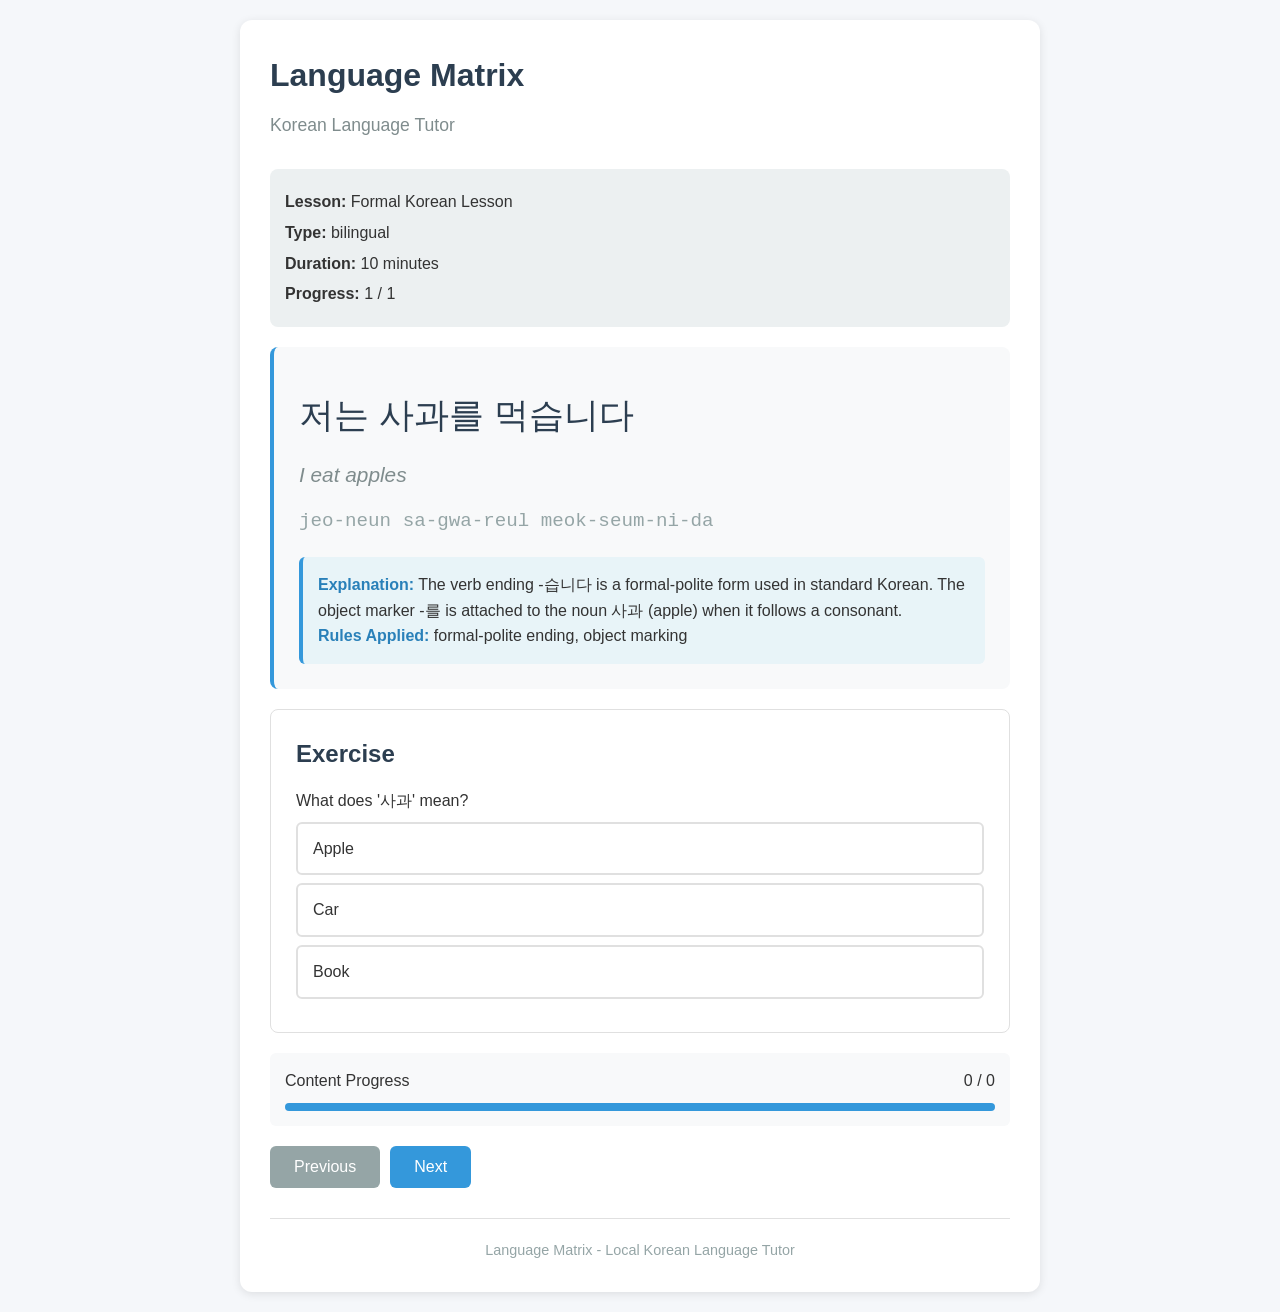
<file: templates/index.html>
<!DOCTYPE html>
<html lang="en">
<head>
    <meta charset="UTF-8">
    <meta name="viewport" content="width=device-width, initial-scale=1.0">
    <title>Language Matrix - Korean Tutor</title>
    <style>
        * {
            margin: 0;
            padding: 0;
            box-sizing: border-box;
        }

        body {
            font-family: -apple-system, BlinkMacSystemFont, 'Segoe UI', Roboto, Oxygen, Ubuntu, Cantarell, sans-serif;
            line-height: 1.6;
            color: #333;
            background-color: #f5f7fa;
            padding: 20px;
        }

        .container {
            max-width: 800px;
            margin: 0 auto;
            background-color: white;
            padding: 30px;
            border-radius: 12px;
            box-shadow: 0 2px 10px rgba(0, 0, 0, 0.1);
        }

        h1 {
            color: #2c3e50;
            margin-bottom: 10px;
        }

        .subtitle {
            color: #7f8c8d;
            margin-bottom: 30px;
            font-size: 1.1em;
        }

        .lesson-info {
            background-color: #ecf0f1;
            padding: 15px;
            border-radius: 8px;
            margin-bottom: 20px;
        }

        .lesson-info p {
            margin: 5px 0;
        }

        .content {
            background-color: #f8f9fa;
            padding: 25px;
            border-radius: 8px;
            margin-bottom: 20px;
            border-left: 4px solid #3498db;
        }

        .hangul {
            font-size: 2.2em;
            color: #2c3e50;
            margin: 15px 0;
            font-weight: 500;
        }

        .english {
            font-size: 1.3em;
            color: #7f8c8d;
            margin: 15px 0;
            font-style: italic;
        }

        .romanization {
            font-size: 1.2em;
            color: #95a5a6;
            margin: 10px 0;
            font-family: 'Courier New', monospace;
        }

        .explanation {
            margin-top: 20px;
            padding: 15px;
            background-color: #e8f4f8;
            border-radius: 6px;
            border-left: 4px solid #3498db;
        }

        .explanation strong {
            color: #2980b9;
        }

        .exercise {
            background-color: white;
            padding: 25px;
            border-radius: 8px;
            margin-bottom: 20px;
            border: 1px solid #e0e0e0;
        }

        .exercise h2 {
            color: #2c3e50;
            margin-bottom: 15px;
        }

        .option {
            padding: 12px 15px;
            margin: 8px 0;
            border: 2px solid #e0e0e0;
            border-radius: 6px;
            cursor: pointer;
            transition: all 0.2s ease;
            background-color: white;
        }

        .option:hover {
            background-color: #f8f9fa;
            border-color: #3498db;
        }

        .option.selected {
            background-color: #3498db;
            color: white;
            border-color: #3498db;
        }

        .button-group {
            display: flex;
            gap: 10px;
            margin-top: 20px;
        }

        button {
            padding: 12px 24px;
            border: none;
            border-radius: 6px;
            font-size: 1em;
            cursor: pointer;
            transition: all 0.2s ease;
            font-weight: 500;
        }

        .btn-primary {
            background-color: #3498db;
            color: white;
        }

        .btn-primary:hover {
            background-color: #2980b9;
        }

        .btn-secondary {
            background-color: #95a5a6;
            color: white;
        }

        .btn-secondary:hover {
            background-color: #7f8c8d;
        }

        .btn-success {
            background-color: #27ae60;
            color: white;
        }

        .btn-success:hover {
            background-color: #229954;
        }

        .progress {
            margin-bottom: 20px;
            padding: 15px;
            background-color: #f8f9fa;
            border-radius: 6px;
        }

        .progress-bar {
            height: 8px;
            background-color: #e0e0e0;
            border-radius: 4px;
            overflow: hidden;
            margin-top: 10px;
        }

        .progress-fill {
            height: 100%;
            background-color: #3498db;
            transition: width 0.3s ease;
        }

        .answer-feedback {
            margin-top: 15px;
            padding: 15px;
            border-radius: 6px;
            display: none;
        }

        .answer-feedback.correct {
            background-color: #d4edda;
            border: 1px solid #28a745;
            color: #155724;
            display: block;
        }

        .answer-feedback.incorrect {
            background-color: #f8d7da;
            border: 1px solid #dc3545;
            color: #721c24;
            display: block;
        }

        .footer {
            margin-top: 30px;
            padding-top: 20px;
            border-top: 1px solid #e0e0e0;
            text-align: center;
            color: #95a5a6;
            font-size: 0.9em;
        }

        @media (max-width: 600px) {
            .container {
                padding: 15px;
            }

            .hangul {
                font-size: 1.8em;
            }

            .english {
                font-size: 1.1em;
            }

            .button-group {
                flex-direction: column;
            }

            button {
                width: 100%;
            }
        }
    </style>
</head>
<body>
    <div class="container">
        <h1>Language Matrix</h1>
        <p class="subtitle">Korean Language Tutor</p>

        <div class="lesson-info">
            <p><strong>Lesson:</strong> <span id="lesson-title">Loading...</span></p>
            <p><strong>Type:</strong> <span id="lesson-type">Loading...</span></p>
            <p><strong>Duration:</strong> <span id="lesson-duration">Loading...</span> minutes</p>
            <p><strong>Progress:</strong> <span id="content-progress">0</span> / <span id="content-total">0</span></p>
        </div>

        <div class="content" id="content-display">
            <div class="hangul" id="hangul">Loading...</div>
            <div class="english" id="english">Loading...</div>
            <div class="romanization" id="romanization">Loading...</div>
            <div class="explanation" id="explanation"></div>
        </div>

        <div class="exercise" id="exercise-display">
            <h2>Exercise</h2>
            <p id="exercise-question">Loading...</p>
            <div id="exercise-options"></div>
            <div class="answer-feedback" id="answer-feedback"></div>
        </div>

        <div class="progress">
            <div style="display: flex; justify-content: space-between; margin-bottom: 5px;">
                <span>Content Progress</span>
                <span id="exercise-progress">0 / 0</span>
            </div>
            <div class="progress-bar">
                <div class="progress-fill" id="content-progress-bar" style="width: 0%"></div>
            </div>
        </div>

        <div class="button-group">
            <button class="btn-secondary" onclick="previousContent()">Previous</button>
            <button class="btn-primary" onclick="nextContent()">Next</button>
        </div>

        <div class="footer">
            Language Matrix - Local Korean Language Tutor
        </div>
    </div>

    <script>
        let currentContentIndex = 0;
        let currentExerciseIndex = 0;
        let selectedAnswer = '';

        // This would be populated with actual lesson data from the Python backend
        const lessonData = {
            title: "Formal Korean Lesson",
            type: "bilingual",
            duration: 10,
            content: [
                {
                    english: "I eat apples",
                    hangul: "저는 사과를 먹습니다",
                    romanization: "jeo-neun sa-gwa-reul meok-seum-ni-da",
                    explanation: "The verb ending -습니다 is a formal-polite form used in standard Korean. The object marker -를 is attached to the noun 사과 (apple) when it follows a consonant.",
                    changes: [],
                    rules_applied: ["formal-polite ending", "object marking"]
                }
            ],
            exercises: [
                {
                    type: "multiple_choice",
                    question: "What does '사과' mean?",
                    options: ["Apple", "Car", "Book"],
                    correct_answer: "Apple",
                    explanation: "사과 means apple in Korean."
                }
            ]
        };

        function loadContent(index) {
            if (index >= lessonData.content.length) return;

            const content = lessonData.content[index];
            document.getElementById('hangul').textContent = content.hangul;
            document.getElementById('english').textContent = content.english;
            document.getElementById('romanization').textContent = content.romanization;
            document.getElementById('explanation').innerHTML = `
                <strong>Explanation:</strong> ${content.explanation}
                ${content.changes.length > 0 ? `<br><strong>Changes:</strong> ${content.changes.join(', ')}` : ''}
                ${content.rules_applied.length > 0 ? `<br><strong>Rules Applied:</strong> ${content.rules_applied.join(', ')}` : ''}
            `;

            document.getElementById('content-progress').textContent = index + 1;
            document.getElementById('content-total').textContent = lessonData.content.length;
            document.getElementById('content-progress-bar').style.width = ((index + 1) / lessonData.content.length * 100) + '%';
        }

        function loadExercise(index) {
            if (index >= lessonData.exercises.length) return;

            const exercise = lessonData.exercises[index];
            document.getElementById('exercise-question').textContent = exercise.question;
            document.getElementById('exercise-options').innerHTML = exercise.options.map(option =>
                `<div class="option" onclick="selectOption(this, '${option}')">${option}</div>`
            ).join('');

            document.getElementById('answer-feedback').className = 'answer-feedback';
            document.getElementById('answer-feedback').textContent = '';
            selectedAnswer = '';
        }

        function selectOption(element, answer) {
            selectedAnswer = answer;
            document.querySelectorAll('.option').forEach(el => el.classList.remove('selected'));
            element.classList.add('selected');
        }

        function submitAnswer() {
            if (!selectedAnswer) {
                alert('Please select an answer');
                return;
            }

            const exercise = lessonData.exercises[currentExerciseIndex];
            const feedback = document.getElementById('answer-feedback');

            if (selectedAnswer === exercise.correct_answer) {
                feedback.className = 'answer-feedback correct';
                feedback.textContent = 'Correct! ' + (exercise.explanation || '');
            } else {
                feedback.className = 'answer-feedback incorrect';
                feedback.textContent = 'Incorrect. The correct answer is: ' + exercise.correct_answer + '. ' + (exercise.explanation || '');
            }
        }

        function nextContent() {
            if (currentContentIndex < lessonData.content.length - 1) {
                currentContentIndex++;
                loadContent(currentContentIndex);
            }
        }

        function previousContent() {
            if (currentContentIndex > 0) {
                currentContentIndex--;
                loadContent(currentContentIndex);
            }
        }

        function nextExercise() {
            if (currentExerciseIndex < lessonData.exercises.length - 1) {
                currentExerciseIndex++;
                loadExercise(currentExerciseIndex);
            }
        }

        // Initialize
        document.addEventListener('DOMContentLoaded', function() {
            document.getElementById('lesson-title').textContent = lessonData.title;
            document.getElementById('lesson-type').textContent = lessonData.type;
            document.getElementById('lesson-duration').textContent = lessonData.duration;

            loadContent(currentContentIndex);
            loadExercise(currentExerciseIndex);
        });
    </script>
</body>
</html>
</file>
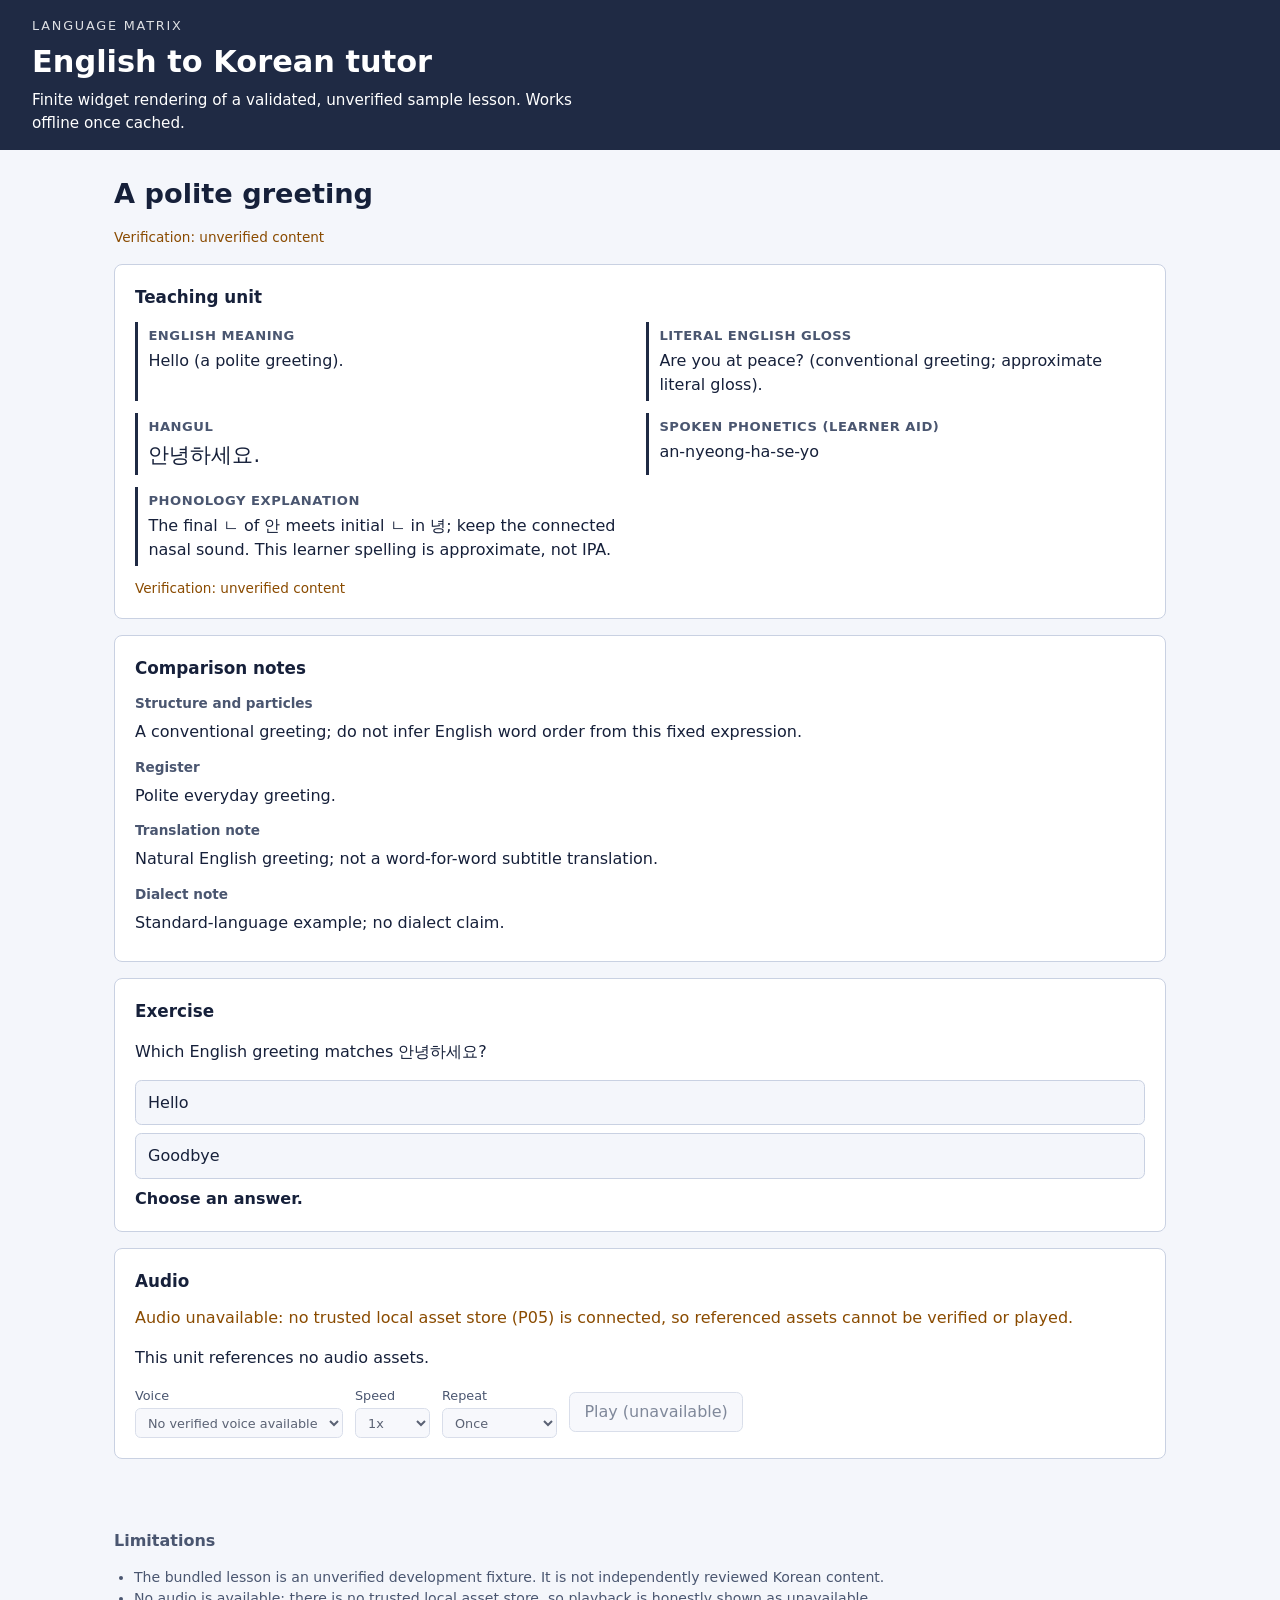
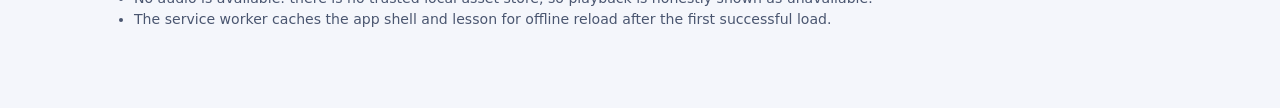
<file: web/index.html>
<!DOCTYPE html>
<html lang="en">
<head>
  <meta charset="utf-8">
  <meta name="viewport" content="width=device-width, initial-scale=1">
  <meta name="color-scheme" content="light dark">
  <meta name="theme-color" content="#1f2a44">
  <meta http-equiv="Content-Security-Policy" content="default-src 'self'; base-uri 'none'; form-action 'none'; object-src 'none'; img-src 'self' data:; script-src 'self'; style-src 'self'; connect-src 'self'">
  <title>Language Matrix - Korean tutor</title>
  <link rel="manifest" href="manifest.json">
  <link rel="stylesheet" href="styles.css">
  <script src="app.js" defer></script>
</head>
<body>
  <a class="lm-skip" href="#lesson">Skip to lesson</a>
  <header class="lm-header">
    <p class="lm-brand">Language Matrix</p>
    <h1 class="lm-title">English to Korean tutor</h1>
    <p class="lm-subtitle">Finite widget rendering of a validated, unverified sample lesson. Works offline once cached.</p>
  </header>
  <main id="lesson" class="lm-root" aria-live="polite">
    <p class="lm-loading">Loading lesson...</p>
  </main>
  <noscript>
    <section class="lm-error" role="alert">
      <h2>JavaScript required</h2>
      <p>This tutor renders validated lesson JSON with fixed accessible elements, so scripting must be enabled.</p>
    </section>
  </noscript>
  <footer class="lm-footer">
    <h2>Limitations</h2>
    <ul>
      <li>The bundled lesson is an unverified development fixture. It is not independently reviewed Korean content.</li>
      <li>No audio is available: there is no trusted local asset store, so playback is honestly shown as unavailable.</li>
      <li>The service worker caches the app shell and lesson for offline reload after the first successful load.</li>
    </ul>
  </footer>
</body>
</html>
</file>
<file: web/styles.css>
:root {
  color-scheme: light dark;
  --lm-bg: #f4f6fb;
  --lm-surface: #ffffff;
  --lm-ink: #16203a;
  --lm-muted: #4a5670;
  --lm-line: #c9d1e2;
  --lm-accent: #1f2a44;
  --lm-accent-ink: #ffffff;
  --lm-ok: #1b6b3a;
  --lm-warn: #8a4b00;
  --lm-error: #8a1f1f;
}

@media (prefers-color-scheme: dark) {
  :root {
    --lm-bg: #10152a;
    --lm-surface: #1a2140;
    --lm-ink: #eef1fb;
    --lm-muted: #aeb8d6;
    --lm-line: #33406a;
    --lm-accent: #8fa6ff;
    --lm-accent-ink: #10152a;
    --lm-ok: #78d29a;
    --lm-warn: #f0b26b;
    --lm-error: #ff9a9a;
  }
}

* {
  box-sizing: border-box;
}

html, body {
  margin: 0;
  padding: 0;
}

body {
  background: var(--lm-bg);
  color: var(--lm-ink);
  font-family: system-ui, -apple-system, "Segoe UI", Roboto, "Noto Sans KR", sans-serif;
  line-height: 1.5;
  padding: 0 0 3rem;
}

.lm-skip {
  position: absolute;
  left: -9999px;
  top: 0;
  background: var(--lm-accent);
  color: var(--lm-accent-ink);
  padding: 0.5rem 0.75rem;
  z-index: 10;
}

.lm-skip:focus {
  left: 0.5rem;
  top: 0.5rem;
}

.lm-header {
  background: var(--lm-accent);
  color: var(--lm-accent-ink);
  padding: 1rem clamp(0.75rem, 4vw, 2rem);
}

.lm-brand {
  margin: 0;
  font-size: 0.8rem;
  letter-spacing: 0.14em;
  text-transform: uppercase;
  opacity: 0.85;
}

.lm-title {
  margin: 0.25rem 0;
  font-size: clamp(1.35rem, 4vw, 1.9rem);
}

.lm-subtitle {
  margin: 0;
  max-width: 60ch;
  font-size: 0.95rem;
}

.lm-root {
  display: block;
  padding: clamp(0.75rem, 3vw, 1.5rem);
  max-width: 1100px;
  margin: 0 auto;
}

.lm-loading {
  color: var(--lm-muted);
}

.lm-lesson-header {
  margin-bottom: 1rem;
}

.lm-lesson-header h1 {
  margin: 0 0 0.25rem;
  font-size: clamp(1.25rem, 3.5vw, 1.7rem);
}

.lm-widget {
  background: var(--lm-surface);
  border: 1px solid var(--lm-line);
  border-radius: 0.5rem;
  padding: clamp(0.75rem, 3vw, 1.25rem);
  margin: 0 0 1rem;
}

.lm-widget h2 {
  margin: 0 0 0.75rem;
  font-size: 1.05rem;
}

.lm-surfaces {
  display: grid;
  gap: 0.75rem;
  grid-template-columns: 1fr;
}

@media (min-width: 640px) {
  .lm-surfaces {
    grid-template-columns: repeat(2, minmax(0, 1fr));
  }
}

.lm-surface {
  border-left: 3px solid var(--lm-accent);
  padding: 0.25rem 0 0.25rem 0.65rem;
  break-inside: avoid;
}

.lm-surface h3 {
  margin: 0 0 0.2rem;
  font-size: 0.82rem;
  letter-spacing: 0.04em;
  text-transform: uppercase;
  color: var(--lm-muted);
}

.lm-surface p {
  margin: 0;
  overflow-wrap: anywhere;
}

[data-surface="hangul"] p {
  font-size: 1.3rem;
}

.lm-notes {
  margin: 0;
  display: grid;
  gap: 0.4rem;
}

.lm-notes dt {
  font-weight: 600;
  font-size: 0.85rem;
  color: var(--lm-muted);
}

.lm-notes dd {
  margin: 0 0 0.4rem;
  overflow-wrap: anywhere;
}

.lm-verification {
  margin: 0.75rem 0 0;
  font-size: 0.85rem;
  color: var(--lm-warn);
}

.lm-options {
  list-style: none;
  margin: 0.5rem 0;
  padding: 0;
  display: grid;
  gap: 0.5rem;
}

.lm-option {
  width: 100%;
  text-align: left;
  padding: 0.6rem 0.75rem;
  border: 1px solid var(--lm-line);
  border-radius: 0.4rem;
  background: var(--lm-bg);
  color: var(--lm-ink);
  font: inherit;
  cursor: pointer;
}

.lm-option:hover,
.lm-option:focus-visible {
  border-color: var(--lm-accent);
  outline: 2px solid var(--lm-accent);
  outline-offset: 1px;
}

.lm-feedback {
  margin: 0.5rem 0 0;
  font-weight: 600;
}

.lm-feedback[data-correct="true"] {
  color: var(--lm-ok);
}

.lm-feedback[data-correct="false"] {
  color: var(--lm-error);
}

.lm-audio-status {
  margin: 0 0 0.5rem;
  color: var(--lm-warn);
}

.lm-audio-assets {
  margin: 0 0 0.75rem;
  padding-left: 1.25rem;
  overflow-wrap: anywhere;
}

.lm-audio-controls {
  display: flex;
  flex-wrap: wrap;
  gap: 0.75rem;
  align-items: center;
}

.lm-control {
  display: inline-flex;
  flex-direction: column;
  gap: 0.2rem;
  font-size: 0.8rem;
  color: var(--lm-muted);
}

.lm-control select {
  font: inherit;
  padding: 0.35rem 0.5rem;
  border-radius: 0.35rem;
  border: 1px solid var(--lm-line);
  background: var(--lm-bg);
  color: var(--lm-ink);
}

.lm-play {
  font: inherit;
  padding: 0.45rem 0.9rem;
  border-radius: 0.4rem;
  border: 1px solid var(--lm-line);
  background: var(--lm-bg);
  color: var(--lm-muted);
}

.lm-error {
  background: var(--lm-surface);
  border: 2px solid var(--lm-error);
  border-radius: 0.5rem;
  padding: 1rem;
}

.lm-error h2 {
  margin-top: 0;
  color: var(--lm-error);
}

.lm-error ul {
  margin: 0.5rem 0 0;
  padding-left: 1.25rem;
  overflow-wrap: anywhere;
}

.lm-footer {
  max-width: 1100px;
  margin: 0 auto;
  padding: 1rem clamp(0.75rem, 3vw, 1.5rem);
  color: var(--lm-muted);
  font-size: 0.88rem;
}

.lm-footer h2 {
  font-size: 1rem;
}

.lm-footer ul {
  padding-left: 1.25rem;
}

button:disabled,
select:disabled {
  opacity: 0.7;
  cursor: not-allowed;
}
</file>
